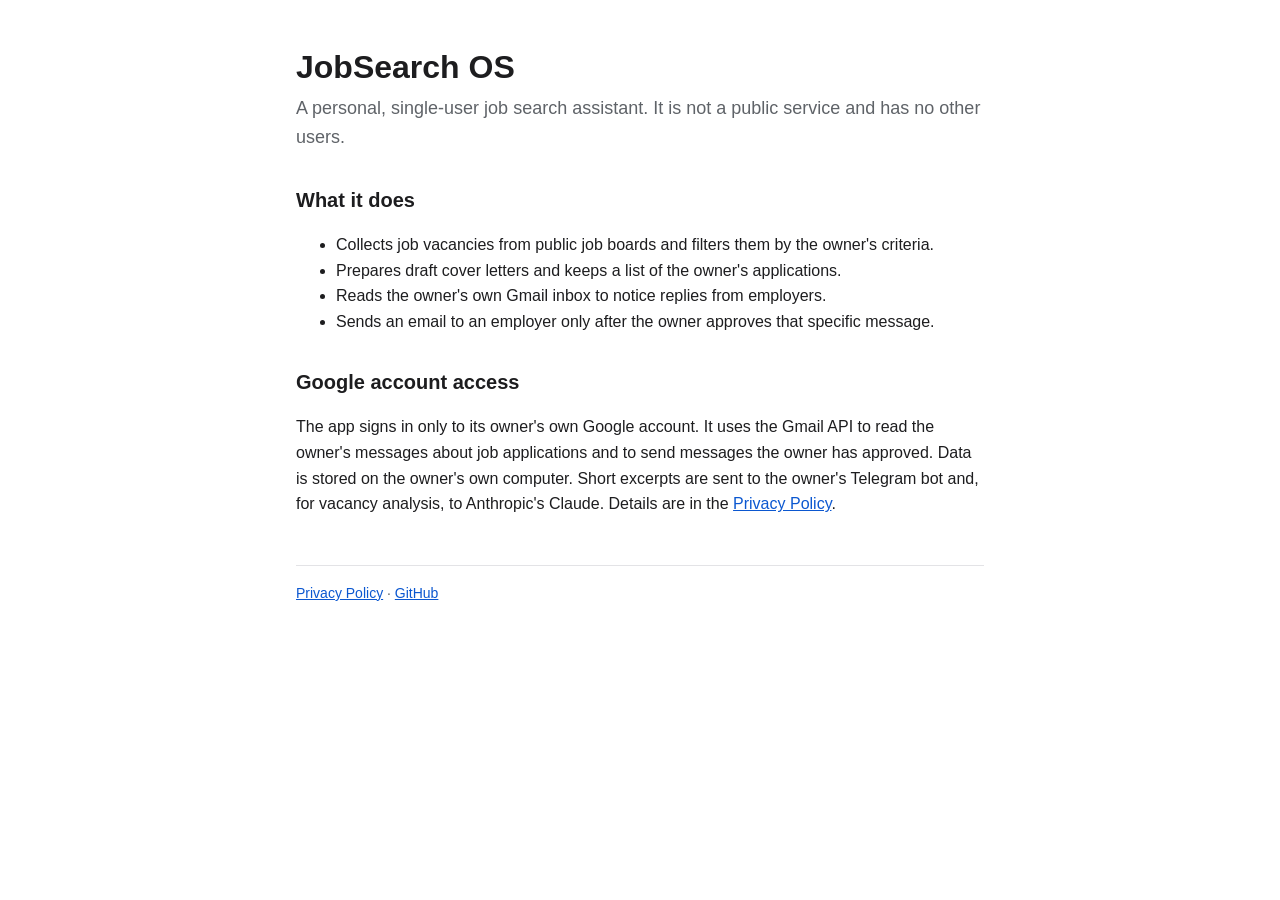
<file: index.html>
<!doctype html>
<html lang="en">
<head>
<meta charset="utf-8">
<meta name="viewport" content="width=device-width, initial-scale=1">
<title>JobSearch OS</title>
<meta name="description" content="JobSearch OS is a personal, single-user job search assistant.">
<style>
  :root { --bg:#ffffff; --fg:#1d1d1f; --muted:#5f6368; --line:#e3e3e6; --link:#0b57d0; }
  @media (prefers-color-scheme: dark) {
    :root { --bg:#141416; --fg:#ececee; --muted:#a0a0a8; --line:#2c2c30; --link:#8ab4f8; }
  }
  * { box-sizing: border-box; }
  body { margin:0; background:var(--bg); color:var(--fg);
         font:16px/1.6 -apple-system, BlinkMacSystemFont, "Segoe UI", Roboto, Helvetica, Arial, sans-serif; }
  main { max-width:720px; margin:0 auto; padding:48px 16px 64px; }
  h1 { font-size:32px; line-height:1.2; margin:0 0 8px; }
  h2 { font-size:20px; margin:32px 0 8px; }
  p, li { color:var(--fg); }
  .lead { color:var(--muted); font-size:18px; margin:0 0 24px; }
  a { color:var(--link); }
  footer { margin-top:48px; padding-top:16px; border-top:1px solid var(--line); color:var(--muted); font-size:14px; }
</style>
</head>
<body>
<main>
  <h1>JobSearch OS</h1>
  <p class="lead">A personal, single-user job search assistant. It is not a public service and has no other users.</p>

  <h2>What it does</h2>
  <ul>
    <li>Collects job vacancies from public job boards and filters them by the owner's criteria.</li>
    <li>Prepares draft cover letters and keeps a list of the owner's applications.</li>
    <li>Reads the owner's own Gmail inbox to notice replies from employers.</li>
    <li>Sends an email to an employer only after the owner approves that specific message.</li>
  </ul>

  <h2>Google account access</h2>
  <p>The app signs in only to its owner's own Google account. It uses the Gmail API to read the owner's messages about job applications and to send messages the owner has approved. Data is stored on the owner's own computer. Short excerpts are sent to the owner's Telegram bot and, for vacancy analysis, to Anthropic's Claude. Details are in the <a href="privacy.html">Privacy Policy</a>.</p>

  <footer>
    <a href="privacy.html">Privacy Policy</a> · <a href="https://github.com/serafimpush-eng">GitHub</a>
  </footer>
</main>
</body>
</html>
</file>
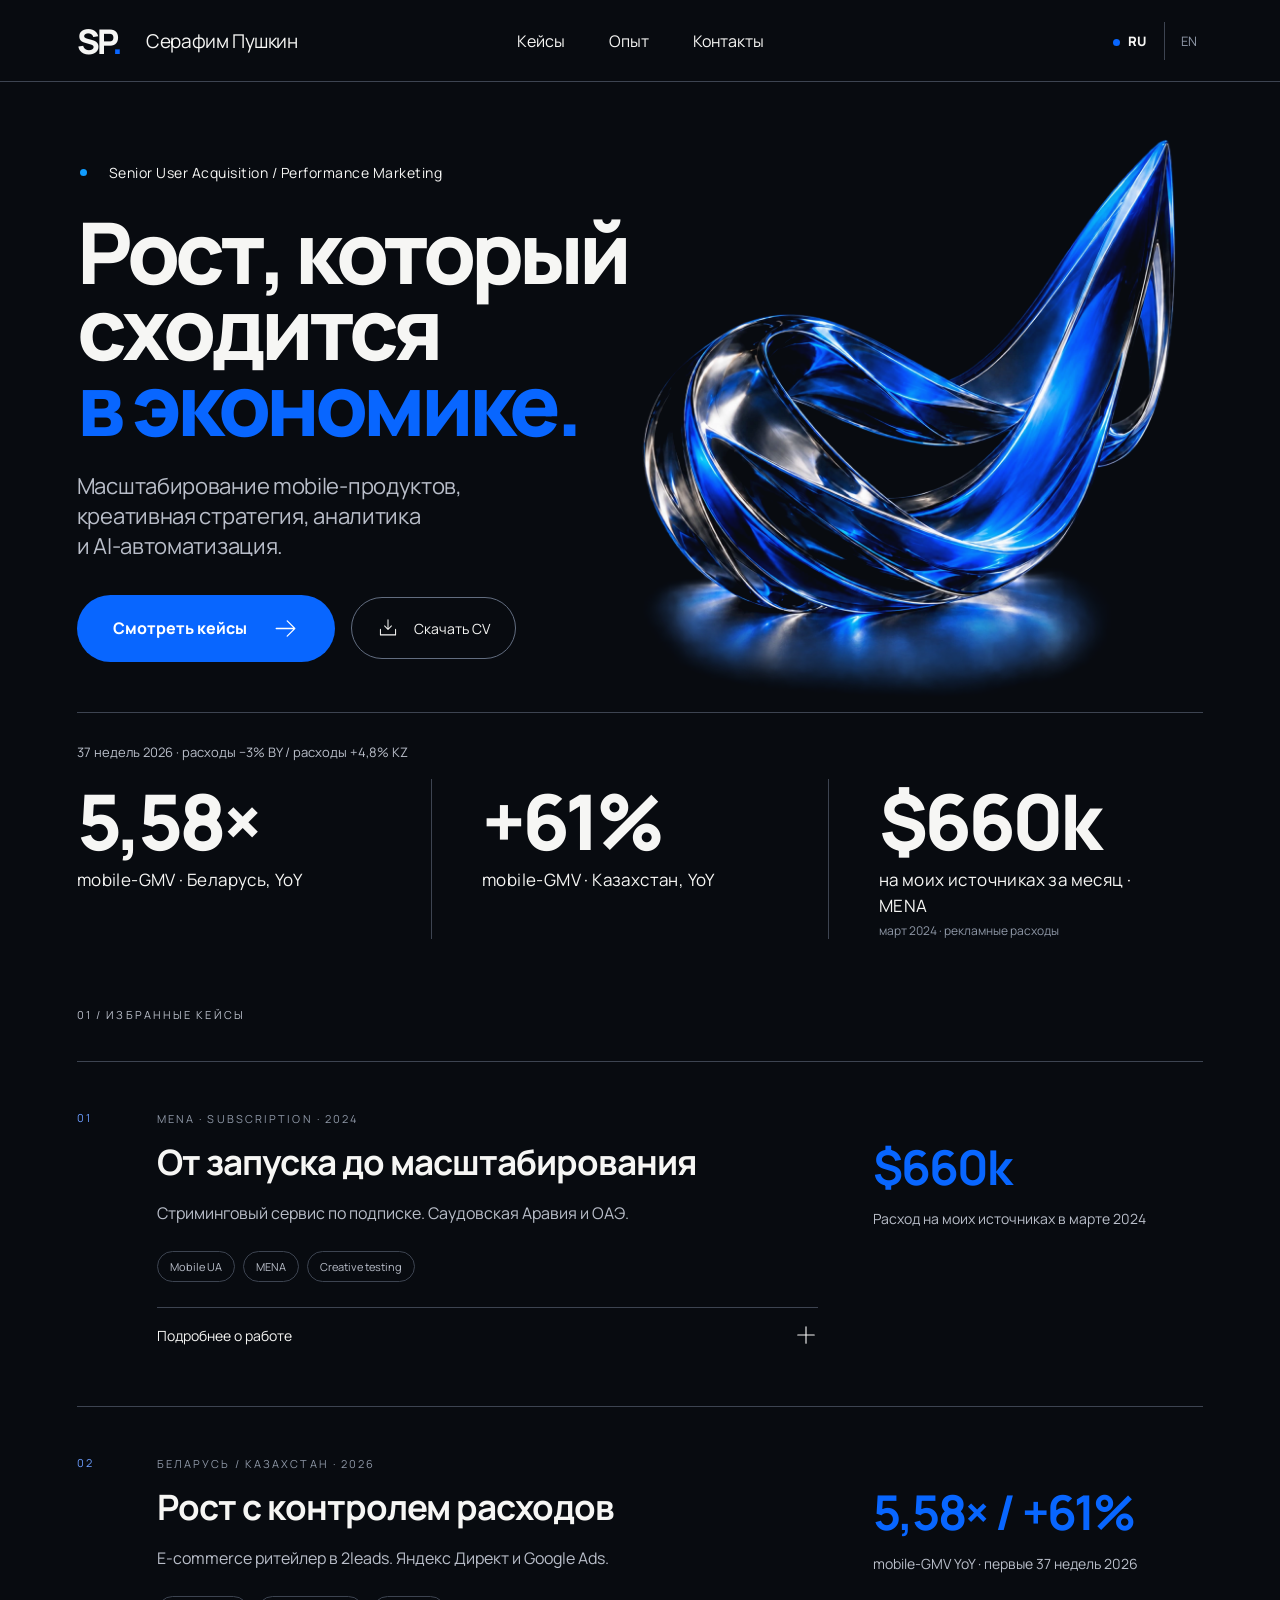
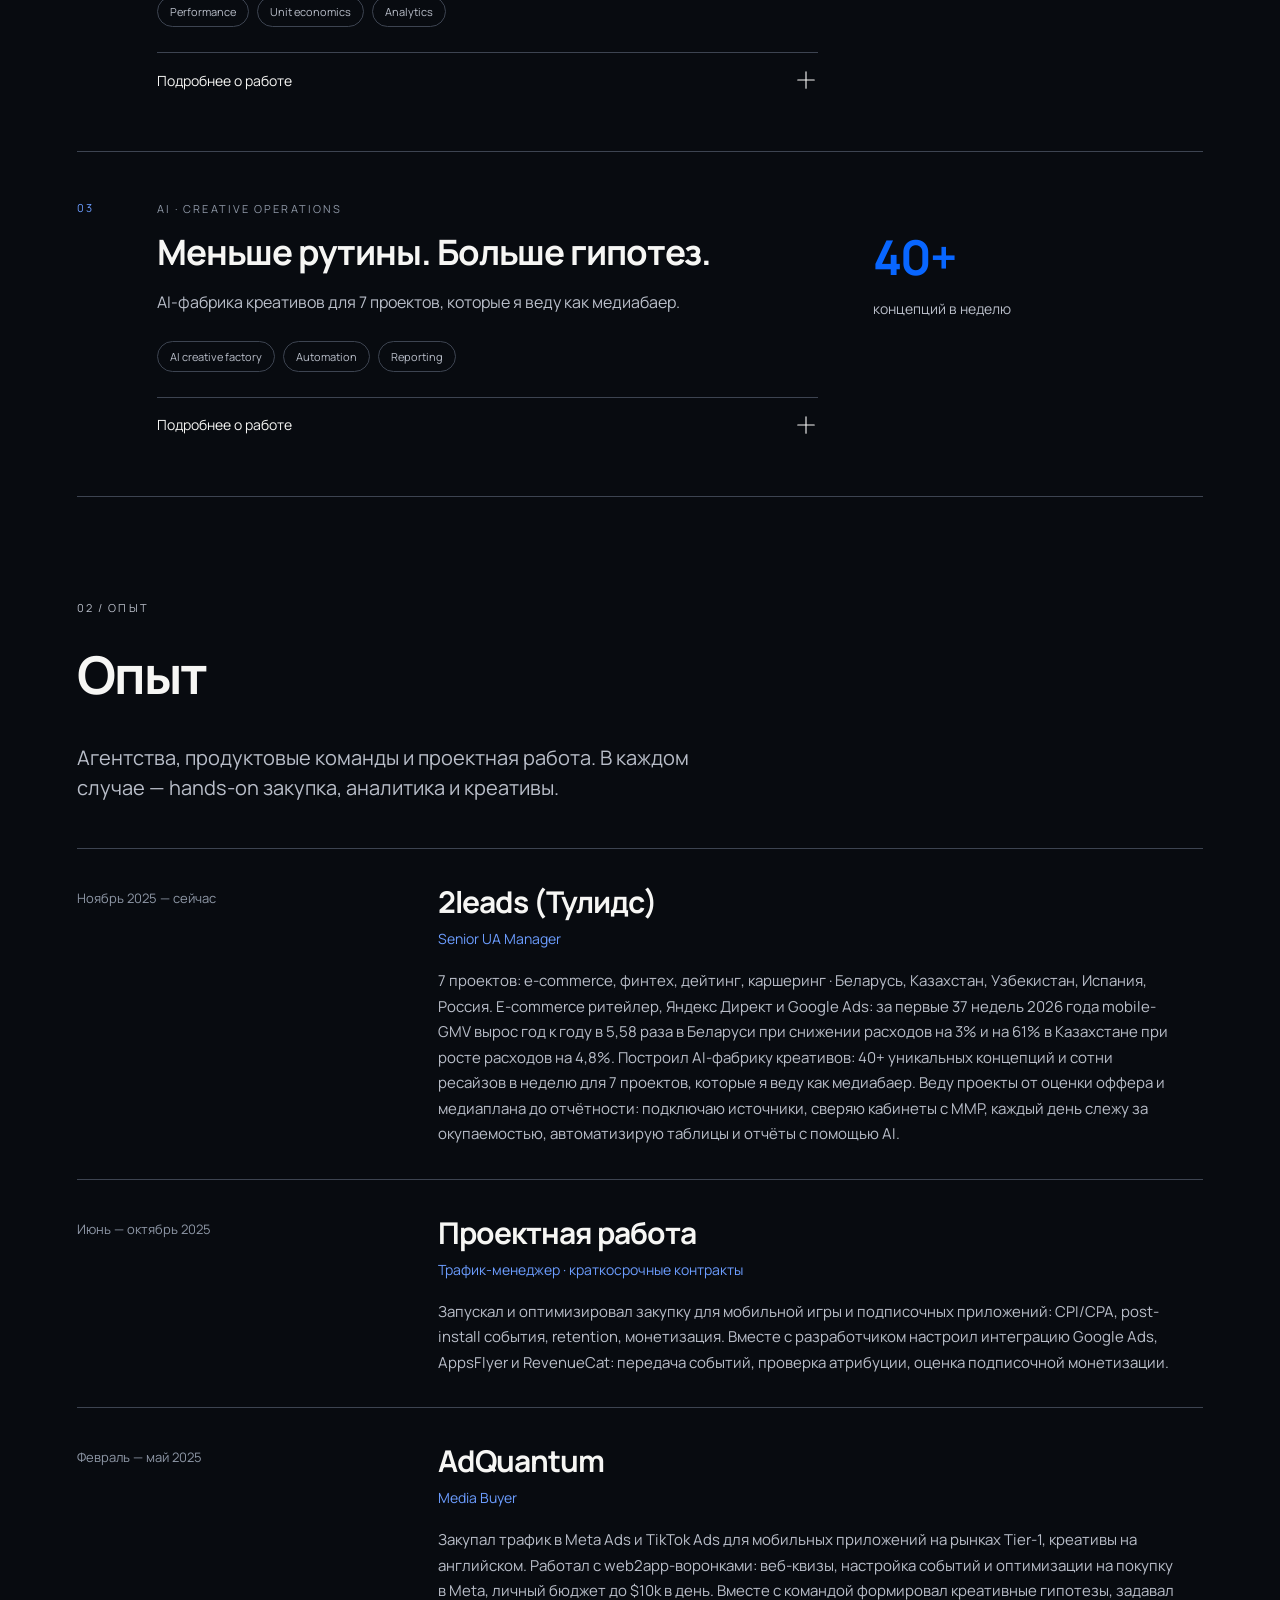
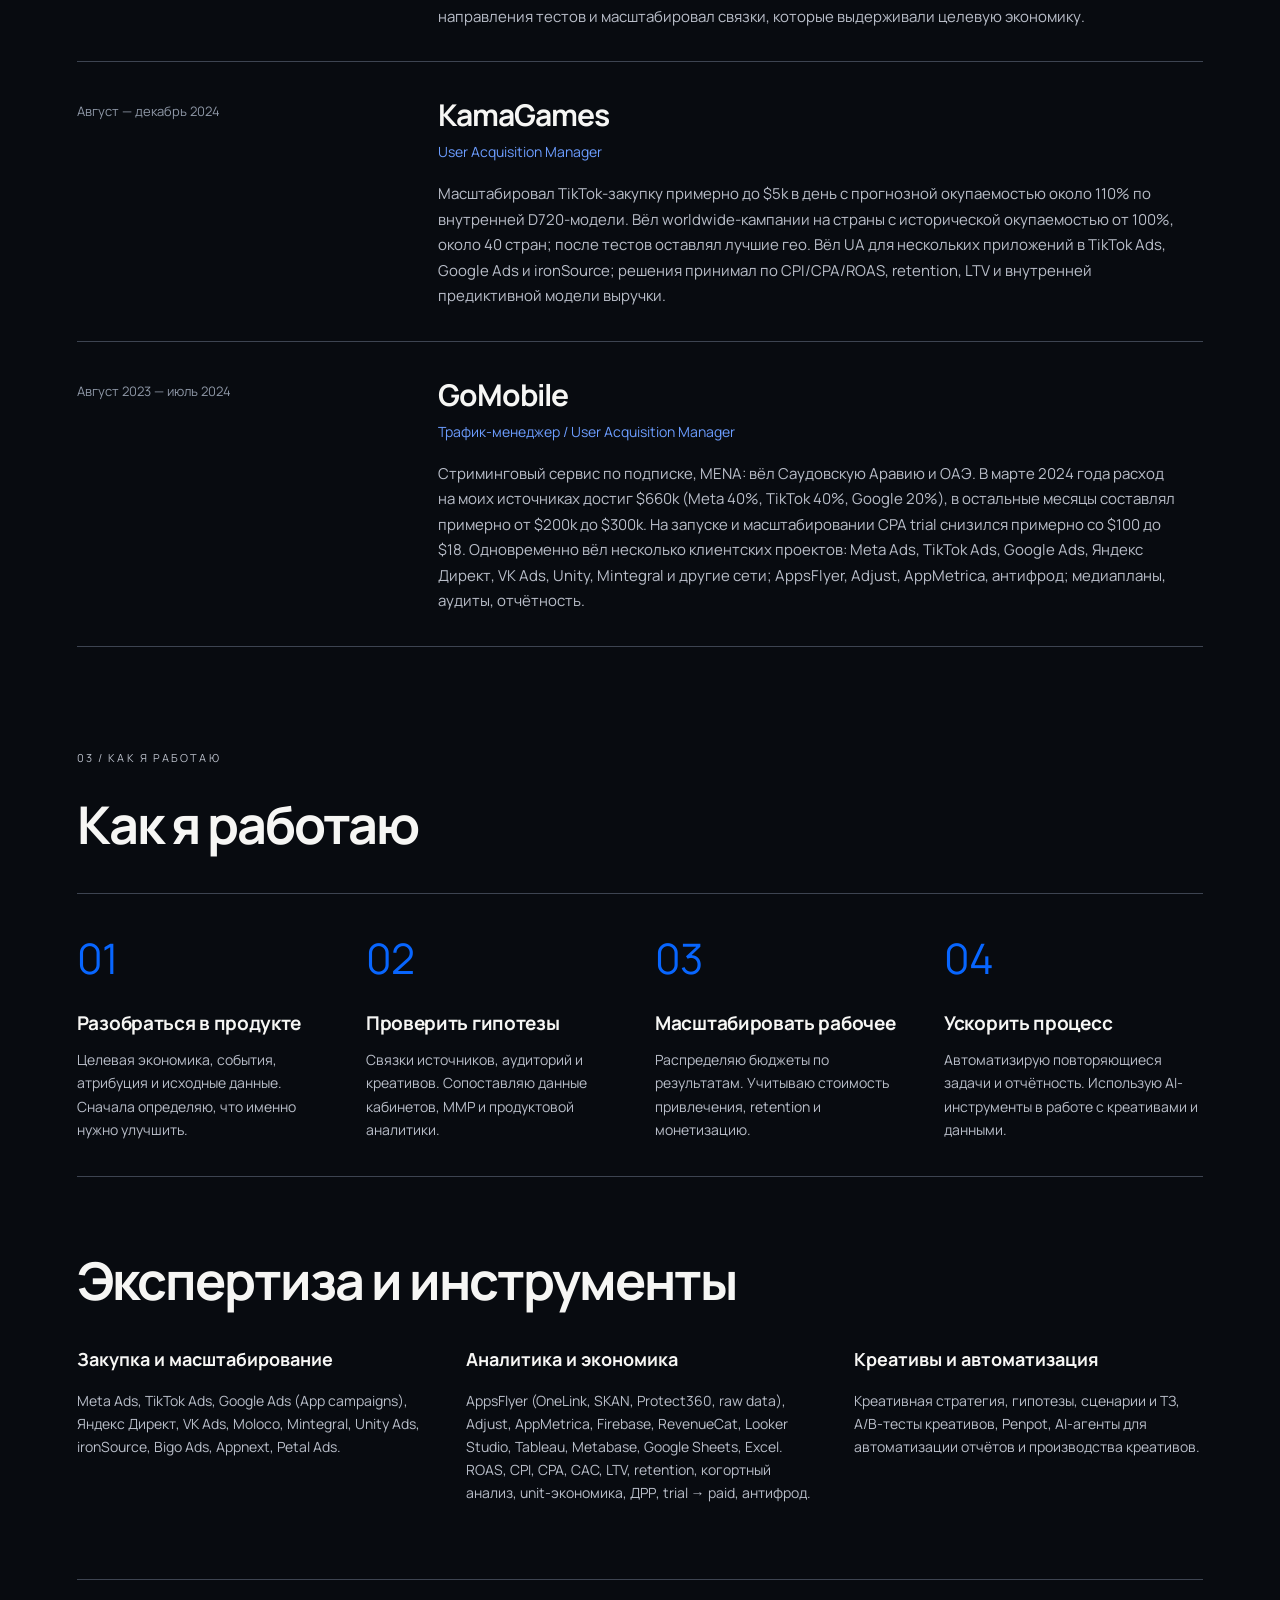
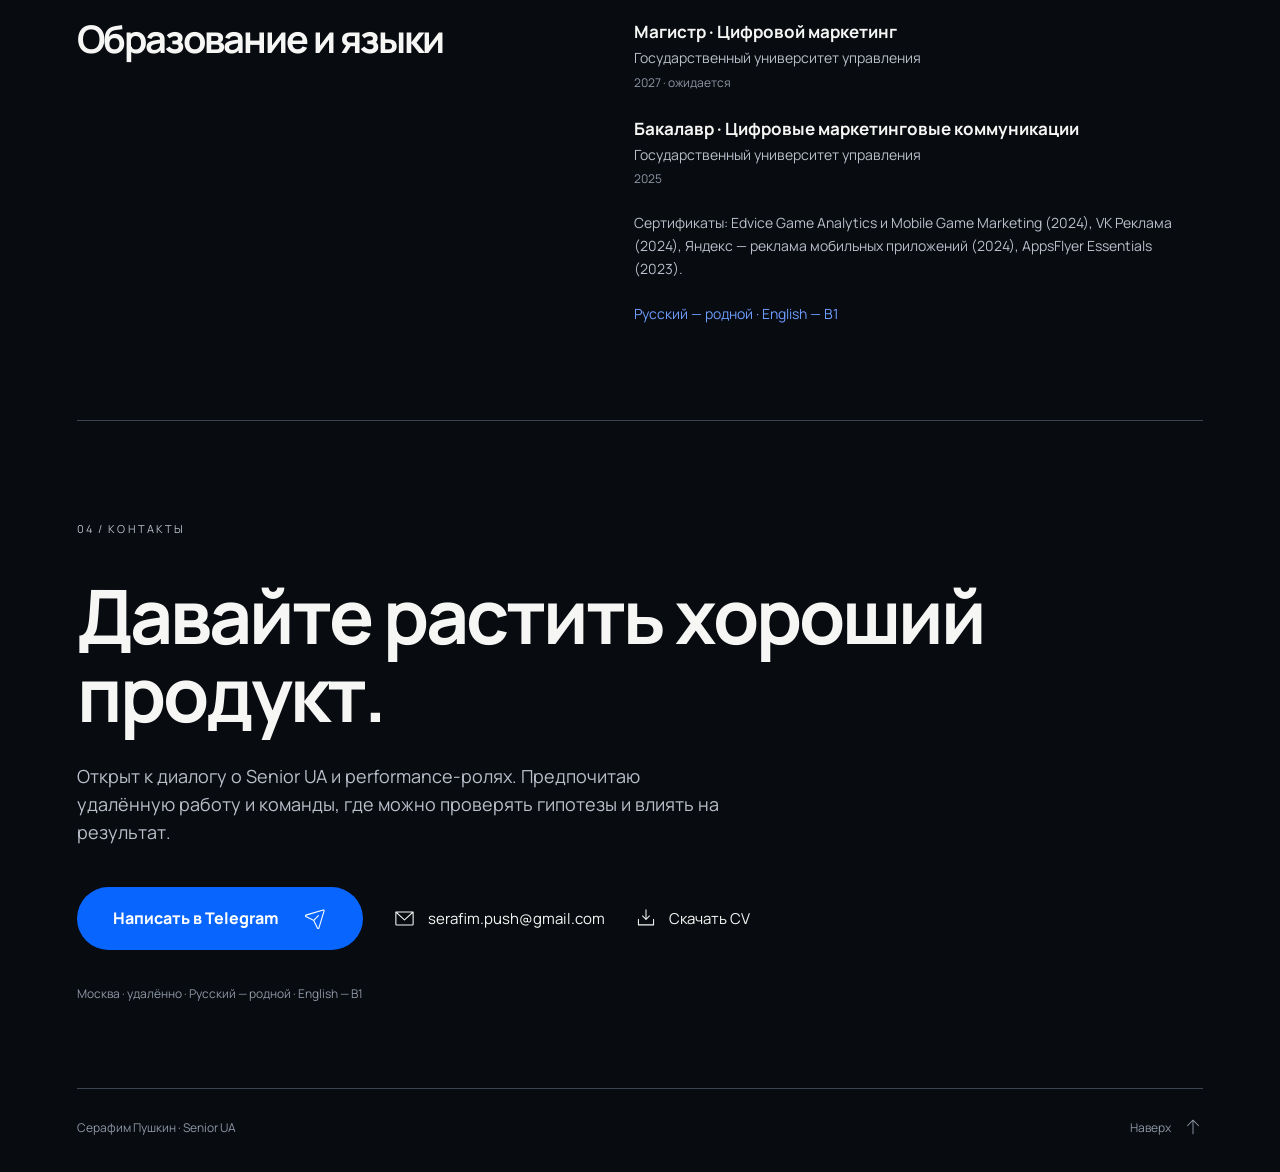
<file: resume/index.html>
<!doctype html>
<html lang="ru">
  <head>
    <meta charset="UTF-8" />
    <meta name="viewport" content="width=device-width, initial-scale=1.0" />
    <meta name="description" content="Серафим Пушкин — Senior UA / Performance Marketing. Масштабирование mobile-продуктов, креативная стратегия, аналитика и AI-автоматизация." />
    <meta name="theme-color" content="#080b10" />
    <title>Серафим Пушкин — Senior UA / Performance Marketing</title>
    <link rel="canonical" href="https://serafimpush-eng.github.io/resume/" />
    <link rel="icon" href="/resume/favicon.svg" type="image/svg+xml" />
    <meta property="og:type" content="website" />
    <meta property="og:locale" content="ru_RU" />
    <meta property="og:locale:alternate" content="en_US" />
    <meta property="og:title" content="Серафим Пушкин — Senior UA / Performance Marketing" />
    <meta property="og:description" content="Серафим Пушкин — Senior UA / Performance Marketing. Масштабирование mobile-продуктов, креативная стратегия, аналитика и AI-автоматизация." />
    <meta property="og:url" content="https://serafimpush-eng.github.io/resume/" />
    <script type="module" crossorigin src="/resume/assets/index-CcrzZeGj.js"></script>
    <link rel="stylesheet" crossorigin href="/resume/assets/index-Cel7EETF.css">
  </head>
  <body>
    <div id="root"></div>
  </body>
</html>
</file>
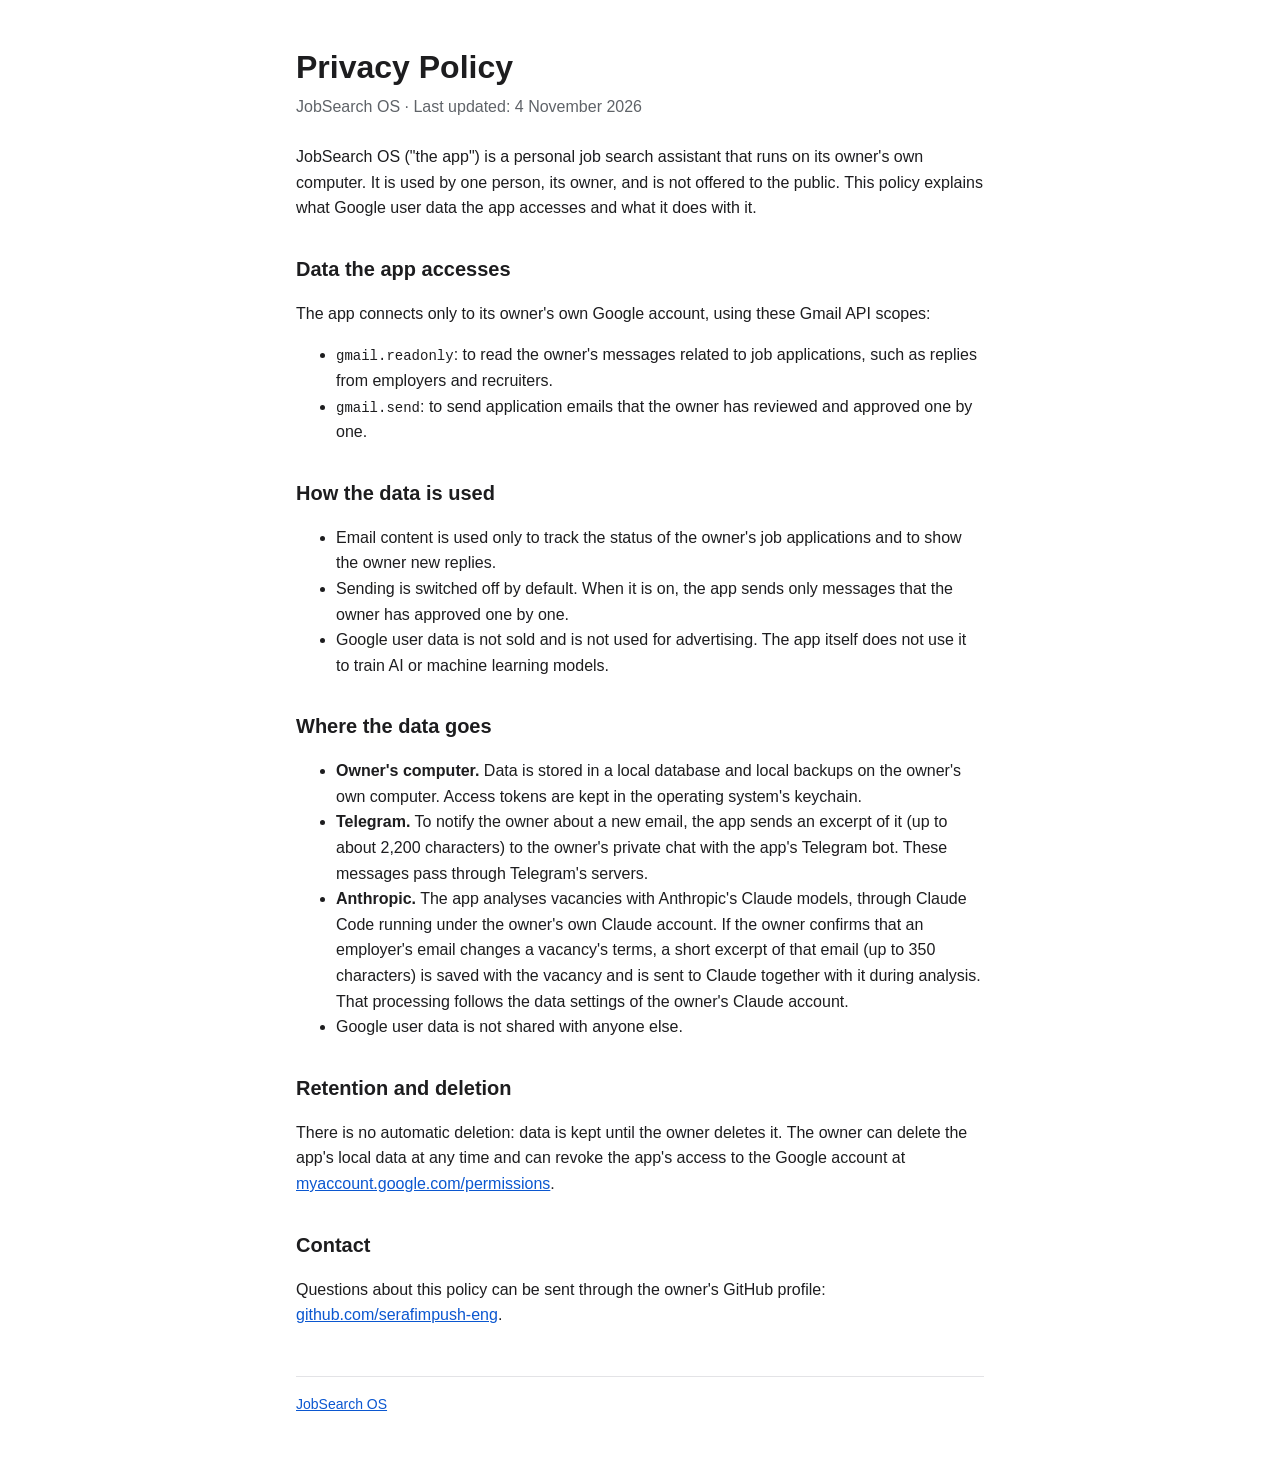
<file: privacy.html>
<!doctype html>
<html lang="en">
<head>
<meta charset="utf-8">
<meta name="viewport" content="width=device-width, initial-scale=1">
<title>Privacy Policy</title>
<meta name="description" content="Privacy Policy for JobSearch OS, a personal single-user job search assistant.">
<style>
  :root { --bg:#ffffff; --fg:#1d1d1f; --muted:#5f6368; --line:#e3e3e6; --link:#0b57d0; }
  @media (prefers-color-scheme: dark) {
    :root { --bg:#141416; --fg:#ececee; --muted:#a0a0a8; --line:#2c2c30; --link:#8ab4f8; }
  }
  * { box-sizing: border-box; }
  body { margin:0; background:var(--bg); color:var(--fg);
         font:16px/1.6 -apple-system, BlinkMacSystemFont, "Segoe UI", Roboto, Helvetica, Arial, sans-serif; }
  main { max-width:720px; margin:0 auto; padding:48px 16px 64px; }
  h1 { font-size:32px; line-height:1.2; margin:0 0 8px; }
  h2 { font-size:20px; margin:32px 0 8px; }
  .lead { color:var(--muted); margin:0 0 24px; }
  a { color:var(--link); }
  code { font-size:14px; }
  footer { margin-top:48px; padding-top:16px; border-top:1px solid var(--line); color:var(--muted); font-size:14px; }
</style>
</head>
<body>
<main>
  <h1>Privacy Policy</h1>
  <p class="lead">JobSearch OS · Last updated: 4 November 2026</p>

  <p>JobSearch OS ("the app") is a personal job search assistant that runs on its owner's own computer. It is used by one person, its owner, and is not offered to the public. This policy explains what Google user data the app accesses and what it does with it.</p>

  <h2>Data the app accesses</h2>
  <p>The app connects only to its owner's own Google account, using these Gmail API scopes:</p>
  <ul>
    <li><code>gmail.readonly</code>: to read the owner's messages related to job applications, such as replies from employers and recruiters.</li>
    <li><code>gmail.send</code>: to send application emails that the owner has reviewed and approved one by one.</li>
  </ul>

  <h2>How the data is used</h2>
  <ul>
    <li>Email content is used only to track the status of the owner's job applications and to show the owner new replies.</li>
    <li>Sending is switched off by default. When it is on, the app sends only messages that the owner has approved one by one.</li>
    <li>Google user data is not sold and is not used for advertising. The app itself does not use it to train AI or machine learning models.</li>
  </ul>

  <h2>Where the data goes</h2>
  <ul>
    <li><strong>Owner's computer.</strong> Data is stored in a local database and local backups on the owner's own computer. Access tokens are kept in the operating system's keychain.</li>
    <li><strong>Telegram.</strong> To notify the owner about a new email, the app sends an excerpt of it (up to about 2,200 characters) to the owner's private chat with the app's Telegram bot. These messages pass through Telegram's servers.</li>
    <li><strong>Anthropic.</strong> The app analyses vacancies with Anthropic's Claude models, through Claude Code running under the owner's own Claude account. If the owner confirms that an employer's email changes a vacancy's terms, a short excerpt of that email (up to 350 characters) is saved with the vacancy and is sent to Claude together with it during analysis. That processing follows the data settings of the owner's Claude account.</li>
    <li>Google user data is not shared with anyone else.</li>
  </ul>

  <h2>Retention and deletion</h2>
  <p>There is no automatic deletion: data is kept until the owner deletes it. The owner can delete the app's local data at any time and can revoke the app's access to the Google account at <a href="https://myaccount.google.com/permissions">myaccount.google.com/permissions</a>.</p>

  <h2>Contact</h2>
  <p>Questions about this policy can be sent through the owner's GitHub profile: <a href="https://github.com/serafimpush-eng">github.com/serafimpush-eng</a>.</p>

  <footer>
    <a href="index.html">JobSearch OS</a>
  </footer>
</main>
</body>
</html>
</file>
<file: resume/assets/index-Cel7EETF.css>
@font-face{font-family:Manrope Variable;font-style:normal;font-display:swap;font-weight:200 800;src:url(/resume/assets/manrope-cyrillic-ext-wght-normal-C8S-KRRz.woff2) format("woff2-variations");unicode-range:U+0460-052F,U+1C80-1C8A,U+20B4,U+2DE0-2DFF,U+A640-A69F,U+FE2E-FE2F}@font-face{font-family:Manrope Variable;font-style:normal;font-display:swap;font-weight:200 800;src:url(/resume/assets/manrope-cyrillic-wght-normal-Dvxsihut.woff2) format("woff2-variations");unicode-range:U+0301,U+0400-045F,U+0490-0491,U+04B0-04B1,U+2116}@font-face{font-family:Manrope Variable;font-style:normal;font-display:swap;font-weight:200 800;src:url(/resume/assets/manrope-greek-wght-normal-DL7QRZyv.woff2) format("woff2-variations");unicode-range:U+0370-0377,U+037A-037F,U+0384-038A,U+038C,U+038E-03A1,U+03A3-03FF}@font-face{font-family:Manrope Variable;font-style:normal;font-display:swap;font-weight:200 800;src:url(/resume/assets/manrope-vietnamese-wght-normal-usUDDRr7.woff2) format("woff2-variations");unicode-range:U+0102-0103,U+0110-0111,U+0128-0129,U+0168-0169,U+01A0-01A1,U+01AF-01B0,U+0300-0301,U+0303-0304,U+0308-0309,U+0323,U+0329,U+1EA0-1EF9,U+20AB}@font-face{font-family:Manrope Variable;font-style:normal;font-display:swap;font-weight:200 800;src:url(/resume/assets/manrope-latin-ext-wght-normal-Ch3YOpNY.woff2) format("woff2-variations");unicode-range:U+0100-02BA,U+02BD-02C5,U+02C7-02CC,U+02CE-02D7,U+02DD-02FF,U+0304,U+0308,U+0329,U+1D00-1DBF,U+1E00-1E9F,U+1EF2-1EFF,U+2020,U+20A0-20AB,U+20AD-20C0,U+2113,U+2C60-2C7F,U+A720-A7FF}@font-face{font-family:Manrope Variable;font-style:normal;font-display:swap;font-weight:200 800;src:url(/resume/assets/manrope-latin-wght-normal-DHIcAJRg.woff2) format("woff2-variations");unicode-range:U+0000-00FF,U+0131,U+0152-0153,U+02BB-02BC,U+02C6,U+02DA,U+02DC,U+0304,U+0308,U+0329,U+2000-206F,U+20AC,U+2122,U+2191,U+2193,U+2212,U+2215,U+FEFF,U+FFFD}*{box-sizing:border-box}html{scroll-behavior:smooth}body{margin:0;font-family:Manrope Variable,sans-serif}button,a{-webkit-tap-highlight-color:transparent;touch-action:manipulation}button{font:inherit;color:inherit;cursor:pointer}a{color:inherit;text-decoration:none}button,a,summary{outline-offset:6px}button:focus-visible,a:focus-visible,summary:focus-visible{outline:2px solid var(--accent,#0866ff)}img{display:block;max-width:100%}h1,h2,h3,h4,p,figure{margin:0}::selection{background:var(--accent);color:var(--bg)}.resume{--bg:#080b10;--fg:#f6f6f4;--muted:#b9bec9;--subtle:#8e97a6;--accent:#0866ff;--line:#3d4451;background:var(--bg);color:var(--fg);min-height:100vh}.resume-body{background:#080b10}.micro{font-size:11px;letter-spacing:2.1px;line-height:1.45;text-transform:uppercase}.skip{position:fixed;top:10px;left:16px;background:var(--fg);color:var(--bg);padding:12px;z-index:20;transform:translateY(-180%)}.skip:focus{transform:none}.site-header{height:82px;padding:0 6%;display:flex;align-items:center;justify-content:space-between;gap:24px;border-bottom:1px solid var(--line);position:relative;z-index:4}.identity{display:flex;align-items:center;gap:26px}.wordmark{font-size:34px;font-weight:850;letter-spacing:-2.5px;white-space:nowrap}.wordmark span{color:var(--accent)}.owner-name{font-size:19px;letter-spacing:-.4px}.desktop-nav{display:flex;gap:44px;font-size:16px}.desktop-nav a,.side-rail nav a{transition:color .2s}.desktop-nav a:hover,.side-rail nav a:hover{color:var(--accent)}.header-right{display:flex;gap:28px;align-items:center}.languages{display:flex;align-items:center;gap:10px}.languages button{border:0;background:none;padding:10px 6px;font-size:13px;color:var(--subtle)}.languages button:first-child{border-right:1px solid var(--line);padding-right:18px}.languages button[aria-pressed=true]{color:var(--fg);font-weight:800}.languages button[aria-pressed=true]:before{content:"";display:inline-block;width:7px;height:7px;border-radius:50%;background:var(--accent);margin-right:8px}.menu-toggle{display:none;align-items:center;border:0;background:none;padding:6px}.mobile-nav{display:none}.resume-main{max-width:1720px;margin:0 auto;padding:0 6%}.hero{position:relative}.hero-copy{position:relative;z-index:2}.eyebrow{font-size:14px;letter-spacing:.5px;line-height:1.5}.engine-hero{height:630px;padding-top:80px}.engine-hero .hero-copy{width:710px}.engine-hero .eyebrow{padding-left:32px;position:relative}.engine-hero .eyebrow:before{content:"";position:absolute;left:3px;top:7px;width:7px;height:7px;background:#119dff;border-radius:50%}.engine-hero h1{font-size:clamp(72px,6.65vw,112px);font-weight:850;letter-spacing:-5px;line-height:.89;margin:31px 0}.hero h1 span{display:block}.accent{color:var(--accent)}.hero-intro{color:var(--muted);font-size:22px;line-height:1.36;max-width:485px;letter-spacing:-.3px}.hero-actions{display:flex;align-items:center;gap:16px;margin-top:33px}.primary{display:inline-flex;align-items:center;justify-content:space-between;gap:25px;border-radius:80px;padding:19px 35px;min-height:61px;font-weight:750;font-size:16px;background:var(--accent);color:#fff;border:1px solid transparent;transition:background .2s,transform .2s}.primary:hover{transform:translateY(-2px);filter:brightness(1.09)}.cv-link{display:inline-flex;gap:15px;align-items:center;font-size:14px;white-space:nowrap}.hero-actions .cv-link{border:1px solid #626d80;border-radius:80px;padding:19px 25px;min-height:61px}.cv-link:hover{color:var(--accent)}.engine-art{position:absolute;right:-26px;top:20px;width:645px;height:610px;object-fit:cover;mix-blend-mode:lighten;pointer-events:none}.engine-art-note{position:absolute;top:84px;right:190px;color:#c2c9d7;font-size:10px;max-width:170px}.metrics{border-top:1px solid var(--line);padding:30px 0 32px}.metrics-context{font-size:12px;color:var(--muted);margin-bottom:18px}.metrics-row{display:grid;grid-template-columns:1fr 1.12fr 1.06fr}.metric{display:flex;flex-direction:column;gap:4px;padding-right:30px}.metric+.metric{border-left:1px solid var(--line);padding-left:50px}.metric strong{font-size:clamp(64px,6vw,98px);letter-spacing:-4px;line-height:1.1;font-weight:800}.metric span{font-size:17px;line-height:1.5;letter-spacing:.4px}.metric small{font-size:12px;color:var(--subtle)}.section{scroll-margin-top:28px}.section-heading{padding:38px 0 40px;display:flex;flex-direction:column;gap:30px}.section-heading .section-index{color:var(--muted)}.section-heading h2,.expertise h2,.education h2{font-size:52px;line-height:1.1;letter-spacing:-2px}.cases>.section-heading{padding:36px 0 38px}.case-list{border-top:1px solid var(--line)}.case-row{display:grid;grid-template-columns:55px 1fr 32%;gap:25px;padding:44px 0;border-bottom:1px solid var(--line)}.case-number{color:var(--accent);padding-top:4px}.case-tag{color:var(--subtle)}.case-main h3{font-size:35px;letter-spacing:-1px;line-height:1.15;margin:14px 0 18px}.case-main>p{color:var(--muted);font-size:16px;line-height:1.6;max-width:640px}.tags{display:flex;gap:8px;flex-wrap:wrap;margin:25px 0}.tags span{border:1px solid var(--line);border-radius:30px;padding:7px 12px;font-size:11px;color:var(--muted)}.case-result{padding-left:30px;display:flex;flex-direction:column;gap:14px;justify-content:flex-start;padding-top:35px}.case-result strong{font-size:48px;letter-spacing:-2px;color:var(--accent);line-height:1.1}.case-result span{font-size:14px;line-height:1.6;color:var(--muted);max-width:280px}.case-details{max-width:710px}.case-details summary{list-style:none;cursor:pointer;display:flex;justify-content:space-between;align-items:center;font-size:14px;gap:20px;padding:15px 0;border-top:1px solid var(--line)}.case-details summary::-webkit-details-marker{display:none}.case-details summary:hover{color:var(--accent)}.case-details[open] summary svg{transform:rotate(45deg)}.case-details summary svg{transition:transform .2s}.case-expanded{padding:10px 0 20px;font-size:15px;color:var(--muted);line-height:1.7}.case-expanded h4{font-size:16px;color:var(--fg);margin-bottom:14px}.case-expanded ul{padding-left:20px;margin:20px 0 0}.career{padding-top:65px}.section-intro{font-size:20px;color:var(--muted);line-height:1.5;max-width:680px;margin-bottom:45px}.timeline{border-top:1px solid var(--line)}.job{display:grid;grid-template-columns:29% 1fr;gap:35px;padding:32px 0;border-bottom:1px solid var(--line)}.job time{font-size:13px;color:var(--subtle);padding-top:8px}.job h3{font-size:30px;letter-spacing:-1px}.job-role{display:block;color:var(--accent);font-size:14px;margin-top:7px}.job p{color:var(--muted);font-size:15px;line-height:1.7;max-width:740px;margin-top:20px}.approach{padding-top:65px}.steps{display:grid;grid-template-columns:repeat(4,1fr);border-top:1px solid var(--line);border-bottom:1px solid var(--line);padding:35px 0;gap:30px}.step-num{font-size:42px;letter-spacing:-1px;color:var(--accent)}.steps h3{font-size:19px;margin:24px 0 12px;line-height:1.35;letter-spacing:-.3px}.steps p,.tool-columns p{font-size:14px;line-height:1.65;color:var(--muted)}.expertise{padding:75px 0}.tool-columns{display:grid;grid-template-columns:repeat(3,1fr);gap:40px;margin-top:38px}.tool-columns h3{font-size:18px;margin-bottom:18px}.education{display:grid;grid-template-columns:45% 1fr;gap:50px;border-top:1px solid var(--line);padding:38px 0}.education h2{font-size:38px}.education p{color:var(--muted);line-height:1.65;font-size:14px;margin-bottom:22px}.education strong{color:var(--fg);font-size:17px}.education span{color:var(--subtle);font-size:12px}.education .language-level{color:var(--accent)}.contact{padding:100px 0 85px;border-top:1px solid var(--line);margin-top:35px}.contact .section-heading{padding-top:0}.contact h2{font-size:75px;letter-spacing:-3px;line-height:1.04;max-width:950px}.contact>p{font-size:18px;line-height:1.55;color:var(--muted);max-width:650px;margin-top:30px}.contact-actions{display:flex;align-items:center;gap:30px;margin-top:40px;flex-wrap:wrap}.contact-actions>a:not(.primary){display:flex;align-items:center;gap:12px;font-size:15px}.contact>.contact-note{font-size:12px;margin-top:35px;color:var(--subtle)}.site-footer{padding:28px 0 35px;border-top:1px solid var(--line);display:flex;justify-content:space-between;align-items:center;font-size:12px;color:var(--subtle);gap:20px}.site-footer a{display:flex;gap:12px;align-items:center}.site-footer a:hover{color:var(--accent)}.theme-2{--bg:#faf9f5;--fg:#111116;--muted:#484852;--subtle:#76767b;--accent:#f13a23;--line:#b9b7b2}.resume-body.theme-2{background:#faf9f5}.theme-2 .site-header{padding:0 4.3%;border:0;height:86px}.theme-2 .resume-main{padding:0 4.3%}.theme-2 .wordmark{font-family:Prata,serif;font-size:40px;letter-spacing:-2px;color:var(--accent);font-weight:500}.theme-2 .wordmark span{font-size:36px;margin-left:12px;font-weight:400}.theme-2 .identity{gap:18px}.theme-2 .owner-name{font-size:22px;font-weight:650;letter-spacing:-1px}.theme-2 .languages button[aria-pressed=true]{color:var(--accent)}.theme-2 .languages button[aria-pressed=true]:before{display:none}.theme-2 .languages button:first-child{border:0}.editorial-hero{display:grid;grid-template-columns:54% 46%;min-height:558px;padding-top:62px;padding-bottom:35px;gap:0}.editorial-hero .hero-copy{padding-right:28px}.editorial-hero .eyebrow{font-size:11px;letter-spacing:2.7px;margin-bottom:28px}.editorial-hero h1{font-size:clamp(47px,5.6vw,94px);font-weight:850;letter-spacing:-5px;line-height:1.07}.editorial-hero h1 em{display:block;font-family:Prata,serif;font-weight:500;font-size:clamp(58px,6.55vw,110px);font-style:normal;color:var(--accent);letter-spacing:-4px;line-height:.96}.editorial-hero .hero-intro{font-family:Prata,serif;font-size:29px;line-height:1.2;max-width:580px;color:#27272d;margin-top:30px}.theme-2 .hero-actions{gap:36px;margin-top:38px}.theme-2 .hero-actions .cv-link{border:0;border-radius:0;padding:0;font-size:17px;text-decoration:underline;text-underline-offset:8px}.theme-2 .primary{padding:19px 35px}.location{font-size:13px;color:var(--muted);margin-top:37px}.location:before{content:"";display:inline-block;width:9px;height:9px;background:var(--accent);border-radius:50%;margin-right:15px}.editorial-highlight{border-left:1px solid var(--line);padding-left:34px;padding-top:8px;align-self:start;padding-bottom:22px}.editorial-highlight strong{font-family:Prata,serif;font-size:clamp(176px,17.4vw,290px);letter-spacing:-15px;font-weight:400;line-height:.85;color:var(--accent);display:block;white-space:nowrap}.editorial-highlight p{font-family:Prata,serif;font-size:56px;line-height:.99;letter-spacing:-2px;max-width:460px;margin:22px 0}.editorial-highlight>span{font-size:17px;color:var(--subtle)}.featured-editorial{display:grid;grid-template-columns:38% 24% 38%;padding:30px 0 0;border-top:1px solid var(--line);gap:0}.featured-story{padding-right:45px}.featured-story h2{font-family:Prata,serif;font-size:58px;font-weight:500;letter-spacing:-2px;line-height:.95;margin:18px 0 20px}.featured-story>p{font-size:14px;line-height:1.45;color:var(--muted)}.case-platforms{display:block;font-size:13px;color:var(--muted);margin-top:36px}.featured-numbers{border-left:1px solid var(--line);padding:24px 26px 0 34px}.featured-numbers div+div{border-top:1px solid var(--line);padding-top:16px;margin-top:22px}.featured-numbers strong{font-family:Prata,serif;font-size:62px;font-weight:500;letter-spacing:-3px;line-height:.95;display:block;white-space:nowrap}.featured-numbers span{font-size:14px;color:var(--subtle);line-height:1.35;margin-top:12px;display:block;max-width:205px}.featured-editorial figure{padding-left:5px}.featured-editorial figure img{width:100%;height:278px;object-fit:cover}.featured-editorial figcaption{font-size:9px;letter-spacing:1.9px;margin-top:16px;color:var(--subtle)}.featured-details{grid-column:1/-1;padding:28px 0 10px}.featured-details .case-details{max-width:100%}.featured-details .case-expanded{max-width:760px}.theme-2 .case-main h3,.theme-2 .section-heading h2,.theme-2 .expertise h2,.theme-2 .education h2,.theme-2 .contact h2{font-family:Prata,serif;font-weight:500}.theme-2 .case-main h3{font-size:45px}.theme-2 .case-result strong{font-family:Prata,serif;font-weight:500;font-size:55px}.theme-2 .section-heading h2,.theme-2 .expertise h2{font-size:66px}.kz-note{display:flex;gap:30px;padding:32px 0;border-bottom:1px solid var(--line);align-items:center}.kz-note strong{font-family:Prata,serif;font-size:70px;font-weight:500;color:var(--accent)}.kz-note span{font-size:15px;line-height:1.5;color:var(--muted)}.theme-2 .tags span{border-radius:0}.theme-2 .contact h2{font-size:92px}.theme-2 .job h3{font-size:28px}.theme-2 .step-num{font-family:Prata,serif;font-size:55px}.theme-3{--bg:#10140c;--fg:#f4f4e8;--muted:#babeb2;--subtle:#92998c;--accent:#cdf276;--line:#343c2d}.resume-body.theme-3{background:#10140c}.theme-3 .side-rail{position:fixed;left:0;top:0;bottom:0;width:116px;border-right:1px solid var(--line);display:flex;flex-direction:column;padding:27px 28px;z-index:5;background:var(--bg)}.side-rail .wordmark{color:var(--accent);font-size:34px;margin-bottom:36px}.side-rail nav{display:flex;flex-direction:column;gap:27px;font-size:13px}.rail-location{margin-top:auto;font-size:11px;color:var(--subtle);line-height:1.4}.theme-3 .site-header{margin-left:116px;height:118px;border:0;padding:30px 3.2% 20px 3.4%;align-items:flex-start}.header-note{font-size:9px;color:var(--muted);letter-spacing:1.6px}.theme-3 .header-right{gap:27px}.theme-3 .header-cv{font-size:11px;letter-spacing:1px;border-left:1px solid var(--line);padding-left:30px}.header-cv svg{display:none}.theme-3 .resume-main{padding:0 3.2% 0 3.4%;margin-left:116px;max-width:1700px}.signal-hero{height:714px;padding-top:52px}.signal-hero .hero-copy{width:550px}.signal-hero .eyebrow{font-size:13px;color:var(--accent);letter-spacing:1px}.signal-hero h1{font-family:Sofia Sans Extra Condensed Variable,sans-serif;font-size:clamp(140px,12.7vw,200px);font-weight:950;letter-spacing:-4px;line-height:.89;margin:22px 0 20px}.signal-hero h1 b{font-weight:950;color:var(--accent)}.signal-hero h2{font-family:Sofia Sans Extra Condensed Variable,sans-serif;font-size:36px;font-weight:850;color:var(--accent);letter-spacing:-.7px;line-height:1.1}.signal-hero .hero-intro{font-size:22px;line-height:1.4;margin-top:28px;max-width:480px}.signal-hero .hero-actions{margin-top:38px;gap:35px}.theme-3 .primary{color:#10140c}.theme-3 .hero-actions .cv-link{border:0;border-radius:0;padding:0;text-decoration:underline;text-underline-offset:6px;font-size:14px}.signal-art{position:absolute;right:-37px;top:-68px;width:870px;height:800px;object-fit:fill;mix-blend-mode:lighten;pointer-events:none}.theme-3 .metrics{padding-top:28px}.theme-3 .metrics-row{grid-template-columns:.82fr 1.02fr 1.2fr}.theme-3 .metric strong{font-family:Sofia Sans Extra Condensed Variable,sans-serif;font-size:49px;font-weight:700;letter-spacing:-1px}.theme-3 .metric span{font-size:13px;letter-spacing:0;margin-top:6px;max-width:300px}.theme-3 .metric+.metric{padding-left:38px}.theme-3 .case-main h3,.theme-3 .section-heading h2,.theme-3 .expertise h2,.theme-3 .education h2,.theme-3 .contact h2{font-family:Sofia Sans Extra Condensed Variable,sans-serif;font-weight:500;letter-spacing:-1px}.theme-3 .case-result strong{font-family:Sofia Sans Extra Condensed Variable,sans-serif;font-size:43px;letter-spacing:-1px}.theme-3 .tags span{border-radius:0}.theme-3 .step-num{font-family:Sofia Sans Extra Condensed Variable,sans-serif}.theme-3 .contact h2{font-size:85px;max-width:750px}.gallery-body{background:#f6f5f0;color:#17191d}.gallery{max-width:1600px;margin:auto;padding:0 5%}.gallery header{height:100px;display:flex;align-items:center;gap:25px;border-bottom:1px solid #d4d4cc;font-size:15px}.gallery-wordmark{font-size:38px;letter-spacing:-3px;font-weight:850}.gallery-eyebrow{margin-top:55px;color:#64666d}.gallery h1{font-size:68px;line-height:1;letter-spacing:-4px;margin:22px 0}.gallery-intro{max-width:560px;line-height:1.6;color:#64666d;font-size:16px}.gallery-grid{display:grid;grid-template-columns:repeat(3,1fr);gap:22px;margin:45px 0}.gallery-card{border:1px solid #d4d4cc;transition:transform .2s;background:#fff}.gallery-card:hover{transform:translateY(-5px)}.gallery-card img{width:100%;aspect-ratio:1488/1056;object-fit:cover}.gallery-card>div{padding:22px}.gallery-card h2{font-size:26px;letter-spacing:-1px;margin:13px 0 10px}.gallery-card p{font-size:13px;color:#64666d;min-height:42px;line-height:1.5}.gallery-open{margin-top:25px;display:flex;justify-content:space-between;align-items:center;font-size:14px;font-weight:750}.gallery footer{border-top:1px solid #d4d4cc;display:flex;justify-content:space-between;padding:25px 0 35px;font-size:13px}.gallery footer a{display:flex;gap:8px;align-items:center}.gallery a:focus-visible{outline:2px solid #0866ff;outline-offset:6px}@media(min-width:1650px){.engine-hero{height:710px}.engine-art{width:760px;height:700px}.signal-art{width:850px;height:850px}.signal-hero{height:785px}.signal-hero .hero-copy{width:650px}}@media(max-width:1200px)and (min-width:761px){.site-header,.resume-main{padding:0 4%}.engine-hero{height:570px;padding-top:68px}.engine-hero .hero-copy{width:610px}.engine-hero h1{font-size:80px;letter-spacing:-4px}.engine-art{width:520px;height:535px;top:30px;right:-30px}.engine-art-note{display:none}.engine-hero .hero-intro{font-size:19px;max-width:410px}.metric+.metric{padding-left:30px}.metric span{font-size:14px}.editorial-hero{min-height:515px}.editorial-hero h1{font-size:61px;letter-spacing:-4px}.editorial-hero h1 em{font-size:75px;letter-spacing:-3px}.editorial-highlight strong{font-size:196px}.editorial-highlight p{font-size:43px}.editorial-highlight>span{font-size:14px}.editorial-hero .hero-intro{font-size:25px}.theme-2 .hero-actions{gap:22px}.primary{padding:18px 25px}.featured-story h2{font-size:45px}.featured-numbers{padding:20px}.featured-numbers strong{font-size:48px}.featured-editorial figure img{height:260px}.theme-3 .side-rail{width:90px;padding-left:20px;padding-right:15px}.theme-3 .site-header,.theme-3 .resume-main{margin-left:90px}.signal-hero .hero-copy{width:440px}.signal-hero{height:645px}.signal-hero h1{font-size:119px}.signal-hero h2{font-size:29px}.signal-hero .hero-intro{font-size:19px;max-width:360px}.signal-art{width:560px;height:650px;right:-25px;top:-30px}.signal-hero .hero-actions{gap:22px}.signal-hero .primary{font-size:14px;padding:18px 24px}.steps{gap:20px}.case-row{grid-template-columns:40px 1fr 30%;gap:20px}.case-result strong{font-size:38px}.theme-3 .case-result strong{font-size:35px}}@media(max-width:760px){.site-header{height:76px;padding:0 6%;gap:12px}.identity{gap:12px}.wordmark{font-size:30px}.owner-name{font-size:13px;max-width:125px}.desktop-nav{display:none}.header-right{gap:12px}.languages{gap:3px}.languages button{padding:9px 3px;font-size:11px}.languages button:first-child{padding-right:9px}.languages button[aria-pressed=true]:before{display:none}.menu-toggle{display:flex}.mobile-nav{display:flex;position:absolute;left:0;right:0;top:100%;background:var(--bg);border-bottom:1px solid var(--line);flex-direction:column;padding:15px 6% 25px;gap:0;box-shadow:0 15px 25px #0002}.mobile-nav>a{padding:14px 0;font-size:18px}.mobile-nav .cv-link{font-size:14px}.resume-main{padding:0 6%}.hero-copy{width:100%!important}.hero-intro{font-size:18px;line-height:1.5;max-width:100%}.eyebrow{font-size:10px;letter-spacing:.2px}.engine-hero{height:auto;padding-top:43px;padding-bottom:0}.engine-hero .eyebrow{padding-left:19px;max-width:330px}.engine-hero .eyebrow:before{left:0;top:4px;width:6px;height:6px}.engine-hero h1{font-size:clamp(40px,10.7vw,78px);line-height:.98;letter-spacing:-2px;margin:25px 0}.hero-actions{gap:12px;margin-top:26px;flex-wrap:wrap}.primary{font-size:13px;min-height:51px;padding:14px 22px;gap:18px}.primary svg{width:23px}.hero-actions .cv-link{padding:14px 18px;min-height:51px;font-size:12px;gap:8px}.hero-actions .cv-link svg{width:18px}.engine-art{position:relative;top:auto;right:auto;width:100%;height:330px;object-fit:contain;margin-top:-5px}.engine-art-note{display:none}.metrics{padding:25px 0 18px}.metrics-context{font-size:10px;line-height:1.6;margin-bottom:25px}.metrics-row{grid-template-columns:1fr}.metric{padding:0 0 22px!important;gap:7px}.metric+.metric{padding:22px 0!important;border-left:0;border-top:1px solid var(--line)}.metric strong{font-size:64px;letter-spacing:-3px}.metric span{font-size:15px;max-width:100%}.section-heading{padding:28px 0;gap:22px}.section-heading h2,.expertise h2{font-size:40px;letter-spacing:-1.6px}.micro{font-size:9px;letter-spacing:1.6px}.case-row{grid-template-columns:25px 1fr;gap:12px;padding:30px 0}.case-main h3{font-size:29px;letter-spacing:-1px}.case-main>p{font-size:14px}.case-result{grid-column:2;grid-row:2;padding:0;gap:10px}.case-result strong{font-size:38px;letter-spacing:-1px}.case-result span{font-size:12px;max-width:100%}.tags{gap:6px;margin:20px 0}.tags span{font-size:9px;padding:6px 9px}.case-details summary{font-size:13px}.case-expanded{font-size:14px}.career,.approach{padding-top:35px}.section-intro{font-size:16px;margin-bottom:28px}.job{grid-template-columns:1fr;gap:15px;padding:27px 0}.job time{font-size:11px}.job h3{font-size:27px}.job-role{font-size:13px}.job p{font-size:14px;margin-top:15px}.steps{grid-template-columns:1fr;gap:24px;padding:30px 0}.steps article{display:grid;grid-template-columns:45px 1fr;column-gap:16px}.steps h3{margin:4px 0 12px;font-size:19px}.steps p{grid-column:2}.step-num{font-size:32px;grid-row:1/3}.expertise{padding:45px 0}.tool-columns{grid-template-columns:1fr;gap:25px;margin-top:30px}.tool-columns h3{font-size:18px;margin-bottom:10px}.education{grid-template-columns:1fr;gap:25px;padding:30px 0}.education h2{font-size:32px;letter-spacing:-1px}.education strong{font-size:16px}.contact{padding:45px 0;margin-top:10px}.contact h2{font-size:43px;letter-spacing:-1.7px}.contact>p{font-size:16px;margin-top:22px}.contact-actions{gap:25px;margin-top:25px;align-items:flex-start;flex-direction:column}.contact-actions>a:not(.primary){font-size:14px}.contact>.contact-note{font-size:11px;line-height:1.7}.site-footer{font-size:10px;flex-wrap:wrap;gap:20px;padding:24px 0}.site-footer>span{flex-basis:100%}.theme-2 .site-header{height:76px;padding:0 6%}.theme-2 .wordmark{font-size:31px}.theme-2 .wordmark span{font-size:25px;margin-left:4px}.theme-2 .identity{gap:12px}.theme-2 .owner-name{font-size:14px;letter-spacing:-.5px}.theme-2 .resume-main{padding:0 6%}.editorial-hero{grid-template-columns:1fr;min-height:0;padding:40px 0 30px;gap:35px}.editorial-hero .hero-copy{padding-right:0}.editorial-hero .eyebrow{font-size:9px;letter-spacing:1.9px;margin-bottom:25px}.editorial-hero h1{font-size:clamp(38px,9.75vw,66px);letter-spacing:-2.5px;line-height:1.08}.editorial-hero h1 em{font-size:clamp(45px,11.8vw,78px);letter-spacing:-2.3px;line-height:1.04;margin-top:8px}.editorial-hero .hero-intro{font-size:25px;line-height:1.2;margin-top:22px}.theme-2 .hero-actions{gap:25px;margin-top:27px}.theme-2 .primary{padding:15px 25px}.theme-2 .hero-actions .cv-link{font-size:14px;gap:10px;min-height:48px}.location{font-size:11px;margin-top:25px}.editorial-highlight{border-left:0;border-top:1px solid var(--line);padding:27px 0 0}.editorial-highlight strong{font-size:155px;letter-spacing:-9px;line-height:.87}.editorial-highlight p{font-size:39px;letter-spacing:-1.5px;margin:17px 0;max-width:320px}.editorial-highlight>span{font-size:13px}.featured-editorial{grid-template-columns:1fr;padding-top:25px;gap:25px}.featured-story{padding-right:0}.featured-story h2{font-size:47px;max-width:310px;letter-spacing:-2px}.featured-story>p{font-size:14px}.case-platforms{margin-top:22px;font-size:11px}.featured-numbers{display:grid;grid-template-columns:1fr 1fr;gap:20px;border-left:0;border-top:1px solid var(--line);padding:25px 0 0}.featured-numbers div+div{border-top:0;border-left:1px solid var(--line);padding:0 0 0 20px;margin:0}.featured-numbers strong{font-size:43px;letter-spacing:-2px}.featured-numbers span{font-size:11px}.featured-editorial figure{padding:0}.featured-editorial figure img{height:auto;aspect-ratio:1.5}.featured-editorial figcaption{font-size:8px}.featured-details{padding:0;grid-column:auto}.theme-2 .case-main h3{font-size:37px}.theme-2 .case-result strong{font-size:45px}.theme-2 .section-heading h2,.theme-2 .expertise h2{font-size:49px}.theme-2 .step-num{font-size:38px}.theme-2 .contact h2{font-size:55px}.kz-note{gap:20px}.kz-note strong{font-size:60px}.kz-note span{font-size:12px}.theme-3 .side-rail{display:none}.theme-3 .site-header{margin-left:0;height:80px;padding:18px 6%;align-items:center}.theme-3 .header-note{font-size:7px;letter-spacing:1px;line-height:1.2}.theme-3 .header-right{gap:13px}.theme-3 .header-cv{display:none}.theme-3 .resume-main{margin-left:0;padding:0 6%}.signal-hero{height:auto;padding-top:35px}.signal-hero .eyebrow{font-size:10px;letter-spacing:.3px}.signal-hero h1{font-size:clamp(86px,23vw,150px);letter-spacing:-3px;line-height:1.02;margin:22px 0 20px}.signal-hero h2{font-size:clamp(24px,6.5vw,38px);letter-spacing:-.5px}.signal-hero .hero-intro{font-size:18px;margin-top:22px}.signal-hero .hero-actions{gap:25px;margin-top:28px}.theme-3 .hero-actions .cv-link{font-size:12px;gap:8px}.signal-art{position:relative;top:auto;right:auto;width:100%;height:auto;max-height:470px;object-fit:contain;margin:16px 0 0}.theme-3 .metrics-row{grid-template-columns:1fr}.theme-3 .metric strong{font-size:48px}.theme-3 .metric span{font-size:14px;max-width:100%}.theme-3 .case-result strong{font-size:35px}.theme-3 .contact h2{font-size:48px}.gallery{padding:0 6%}.gallery header{height:80px;font-size:12px;gap:18px}.gallery-wordmark{font-size:31px}.gallery-eyebrow{margin-top:35px}.gallery h1{font-size:51px;letter-spacing:-2.7px}.gallery-intro{font-size:14px}.gallery-grid{grid-template-columns:1fr;gap:25px;margin:30px 0}.gallery-card>div{padding:20px}.gallery-card p{min-height:0}.gallery-card h2{font-size:26px}.gallery-open{margin-top:20px}.gallery footer{font-size:11px;gap:15px}}@media(max-width:360px){.owner-name{max-width:95px;font-size:12px}.hero-actions{gap:9px}.primary{padding:14px 18px;gap:12px}.hero-actions .cv-link{padding:14px 13px}.theme-2 .hero-actions{gap:17px}.featured-numbers strong{font-size:36px}.signal-hero .hero-actions{gap:18px}}@media(prefers-reduced-motion:reduce){html{scroll-behavior:auto}*,*:before,*:after{transition:none!important;animation:none!important}}@media(min-width:1201px){.editorial-hero h1{font-size:clamp(65px,5.07vw,87px);letter-spacing:-4.7px;white-space:nowrap}.editorial-hero h1 em{font-size:clamp(65px,5.85vw,101px);letter-spacing:-5.2px}.editorial-hero .hero-copy{padding-right:10px}.editorial-highlight{padding-left:36px}.editorial-highlight strong{font-size:clamp(178px,16vw,268px);letter-spacing:-17px}.editorial-highlight p{font-size:47px;line-height:1.18;letter-spacing:-2.8px;max-width:460px}.editorial-hero .hero-intro{font-size:24px;line-height:1.4;margin-top:30px}.featured-story h2{font-size:47px;line-height:1.14;letter-spacing:-3px}.featured-numbers strong{font-size:53px;letter-spacing:-3px}.signal-hero h2{font-size:42px;font-weight:850}.theme-3 .metric strong{font-size:59px;font-weight:900}.theme-3 .case-result strong{font-weight:800}}@media(min-width:761px)and (max-width:1200px){.editorial-hero h1{font-size:clamp(42px,5vw,60px);white-space:nowrap;letter-spacing:-3.5px}.editorial-hero h1 em{font-size:clamp(46px,5.1vw,62px);letter-spacing:-3px}.editorial-highlight strong{font-size:clamp(140px,15.5vw,186px);letter-spacing:-10px}.editorial-highlight p{font-size:36px;line-height:1.2}.signal-hero h1{font-size:148px;line-height:.91}.signal-art{width:630px;height:650px;object-fit:fill}.signal-hero h2{font-size:33px;font-weight:850}}@media(max-width:760px){.editorial-hero h1 em{font-size:clamp(32px,8.9vw,60px);letter-spacing:-2.3px;line-height:1.3}.editorial-hero .hero-intro{font-size:21px;line-height:1.4}.editorial-highlight strong{font-size:138px;letter-spacing:-11px}.editorial-highlight p{font-size:32px;line-height:1.25;letter-spacing:-1.8px}.featured-story h2{font-size:39px;line-height:1.17;letter-spacing:-2.5px}.featured-numbers strong{font-size:35px;letter-spacing:-2.5px}.theme-2 .case-main h3{font-size:32px;line-height:1.2}.theme-2 .case-result strong{font-size:35px}.theme-2 .section-heading h2,.theme-2 .expertise h2{font-size:35px;line-height:1.25}.theme-2 .education h2{font-size:28px;line-height:1.25}.theme-2 .contact h2{font-size:40px;line-height:1.2}.signal-hero h1{font-size:clamp(106px,29vw,178px);font-weight:950;line-height:.9}.signal-hero h2{font-weight:850;font-size:clamp(28px,7.8vw,44px)}.signal-art{object-fit:contain}.theme-3 .metric strong{font-size:58px;font-weight:900}}@media(min-width:761px){.desktop-nav{position:absolute;left:50%;transform:translate(-50%)}.engine-hero .hero-intro{max-width:500px}.engine-art{object-fit:contain}.signal-art{object-fit:cover;object-position:center 55%}}@media(min-width:1201px){.editorial-hero h1 em{font-size:clamp(63px,5.3vw,91px);letter-spacing:-4.8px}.signal-hero{padding-top:60px}.signal-hero h1{font-size:clamp(134px,11.8vw,198px);line-height:.83}.signal-hero h2{font-size:50px}.signal-hero .hero-intro{margin-top:20px}.signal-hero .hero-actions{margin-top:28px}}.engine-art-note{letter-spacing:1.9px}.metrics-context{font-size:13px}@media(min-width:1201px){.signal-art{width:clamp(680px,53vw,900px);height:auto;top:-108px;right:-35px;object-fit:contain}}@media(max-width:760px){.languages button{min-width:34px;min-height:44px}.menu-toggle{width:44px;height:44px;padding:9px}.header-right,.theme-3 .header-right{gap:8px}}.sr-only{position:absolute;width:1px;height:1px;padding:0;margin:-1px;overflow:hidden;clip:rect(0,0,0,0);white-space:nowrap;border:0}@media(min-width:761px)and (max-width:1200px){.featured-story h2{font-size:35px;line-height:1.2;letter-spacing:-2.5px}.featured-story{padding-right:25px}.featured-numbers strong{font-size:34px;letter-spacing:-2.5px}.featured-numbers{padding-left:22px;padding-right:18px}.featured-numbers span{font-size:12px}.signal-art{width:clamp(480px,60vw,670px);height:auto;top:-58px;object-fit:contain}.signal-hero h1{font-size:clamp(120px,14.45vw,172px);line-height:.83}.theme-3 .metric strong{font-size:45px;white-space:nowrap}.theme-3 .metric+.metric{padding-left:24px}.signal-hero h2{font-size:38px}.signal-hero .hero-intro{margin-top:23px}.signal-hero .hero-actions{margin-top:30px}}@media(min-width:761px){html[lang=en] .editorial-hero h1 em{font-size:4vw;letter-spacing:-3px}.engine-hero .hero-intro span{display:block}}@media(min-width:1001px)and (max-width:1200px){.signal-art{width:48vw;max-width:570px;height:auto;top:36px;right:-10px}.signal-hero .hero-copy{width:440px}}@media(min-width:761px)and (max-width:1000px){.desktop-nav{display:none}.menu-toggle{display:flex;width:44px;height:44px;padding:9px}.mobile-nav{display:flex;position:absolute;left:0;right:0;top:100%;background:var(--bg);border-bottom:1px solid var(--line);flex-direction:column;padding:15px 6% 25px;gap:0}.mobile-nav>a{padding:14px 0;font-size:18px}.engine-hero{height:auto;padding-top:60px}.engine-hero .hero-copy{width:100%}.engine-hero h1{font-size:72px}.engine-art{position:relative;top:auto;right:auto;width:60%;height:auto;max-height:480px;object-fit:contain;margin:-15px 0 20px auto}.engine-hero .hero-intro{max-width:530px}.editorial-hero{grid-template-columns:1fr;min-height:0;padding:45px 0 30px;gap:35px}.editorial-hero h1{font-size:65px}.editorial-hero h1 em{font-size:64px;letter-spacing:-4px}.editorial-hero .hero-intro{max-width:600px}.editorial-highlight{border-left:0;border-top:1px solid var(--line);padding:25px 0 0}.editorial-highlight strong{font-size:190px}.editorial-highlight p{font-size:43px;max-width:550px}.editorial-hero .location{margin-top:25px}.featured-editorial{grid-template-columns:1fr 1fr;gap:30px}.featured-story{grid-column:1/-1;padding:0}.featured-story h2{font-size:46px;max-width:540px}.featured-story>p{max-width:640px}.featured-numbers{padding:12px 0;border-left:0}.featured-numbers strong{font-size:49px}.featured-numbers div+div{max-width:250px}.featured-editorial figure{padding:0}.featured-details{grid-column:1/-1}.signal-hero{height:auto;padding-top:45px}.signal-hero .hero-copy{width:100%}.signal-hero h1{font-size:150px;line-height:.84}.signal-hero h2{font-size:43px}.signal-hero .hero-intro{max-width:540px}.signal-art{position:relative;top:auto;right:auto;width:70%;max-height:700px;height:auto;object-fit:contain;margin:-20px 0 20px auto}.steps{grid-template-columns:1fr 1fr}.theme-3 .metrics-row{grid-template-columns:.8fr 1.1fr 1.2fr}.theme-3 .metric strong{font-size:38px}.metric+.metric{padding-left:20px}.metric{padding-right:15px}.case-row{grid-template-columns:35px 1fr;gap:20px}.case-result{grid-column:2;padding:0}.theme-3 .case-result strong{font-size:38px}}@media(max-width:760px){.engine-hero .hero-intro span{display:inline}.engine-hero .hero-intro span+span:before{content:" "}}.theme-2{--subtle:#6b6b73}.theme-2 .primary{background:#d93420}.theme-1 .job-role,.theme-1 .case-number,.theme-1 .education .language-level{color:#6c9dff}@media(min-width:761px)and (max-width:1000px){html[lang=en] .editorial-hero h1 em{font-size:54px;letter-spacing:-3px}}@media(max-width:760px){.editorial-highlight strong{font-size:min(138px,35vw)}.signal-hero h1{font-size:clamp(92px,27.5vw,178px)}}.case-main,.case-result,.featured-story,.featured-numbers,.featured-editorial figure,.editorial-highlight,.hero-copy,.job>div,.tool-columns article,.steps article{min-width:0}@media(max-width:760px){.featured-editorial{grid-template-columns:minmax(0,1fr)}.featured-story h2{font-size:clamp(31px,10vw,39px)}}@media(max-width:360px){.featured-numbers{grid-template-columns:minmax(0,1fr)}.featured-numbers div+div{border-left:0;border-top:1px solid var(--line);padding:18px 0 0;margin-top:4px}}
</file>
